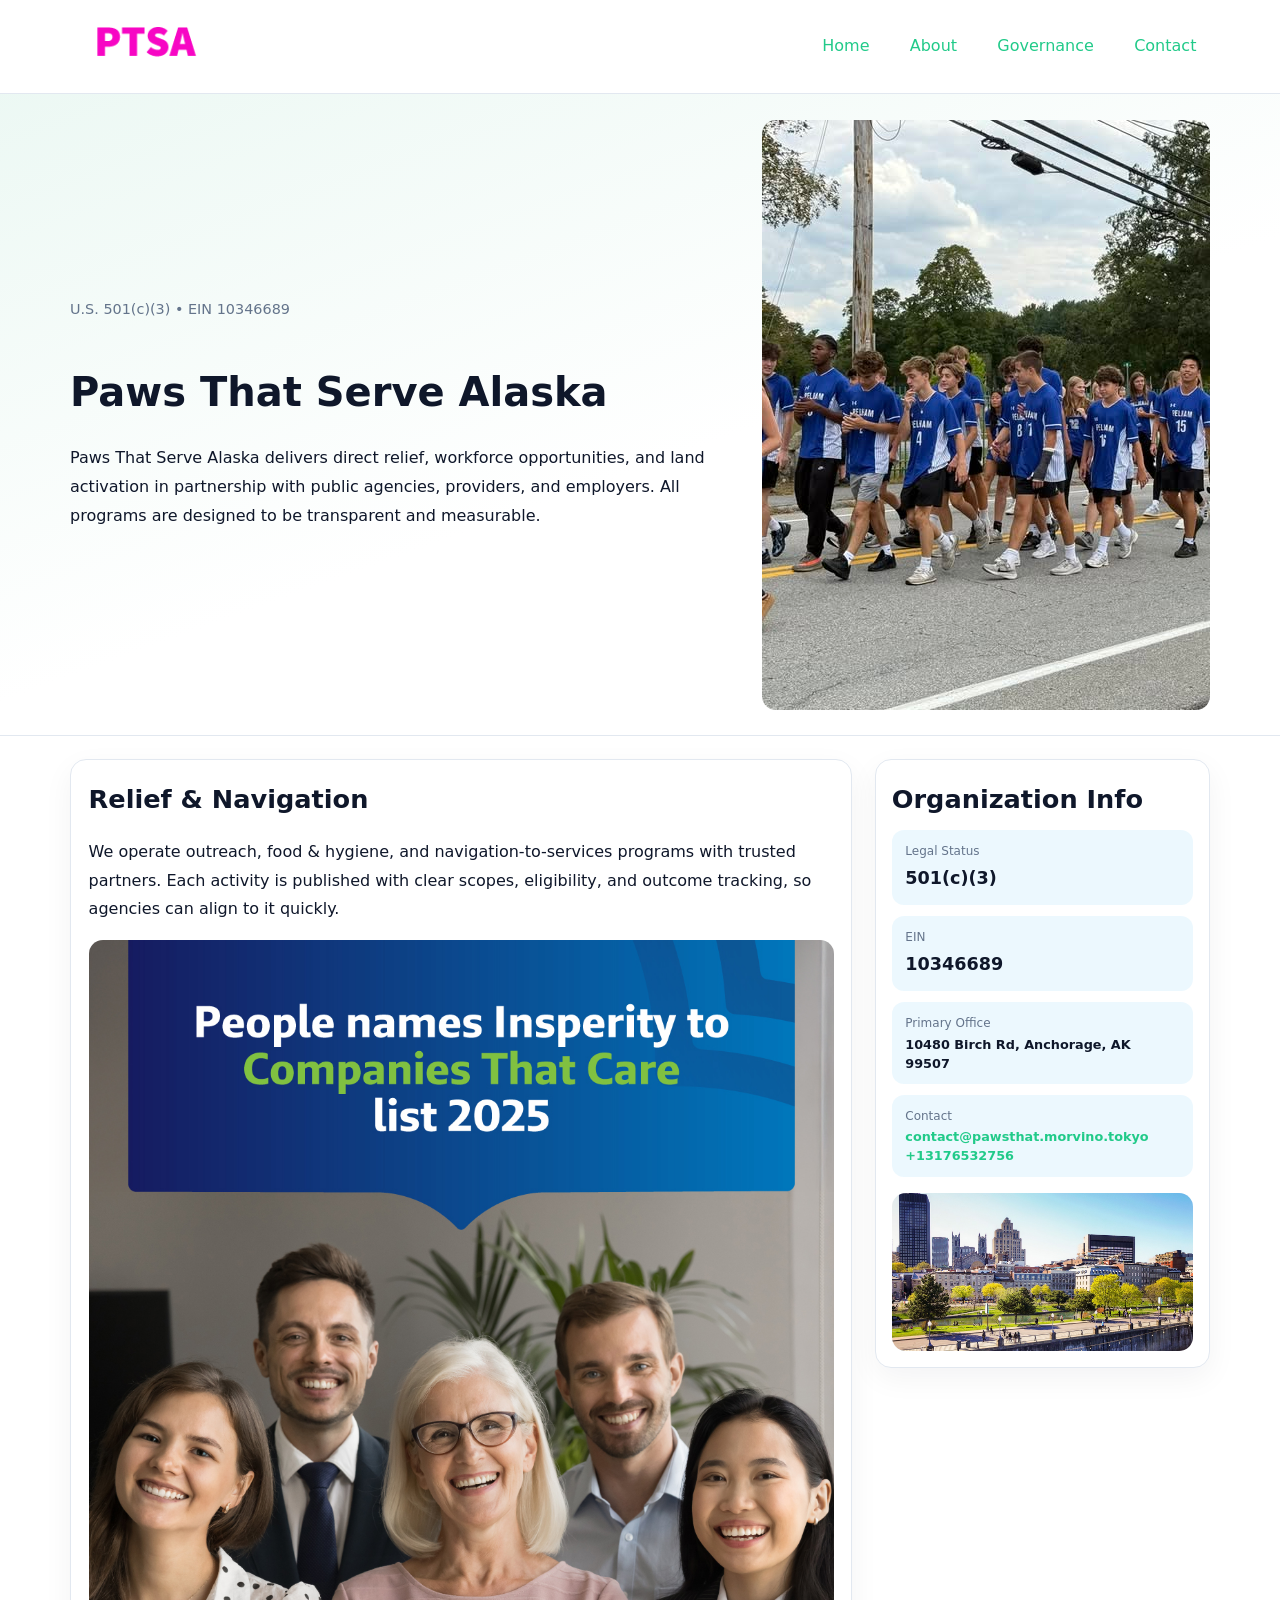
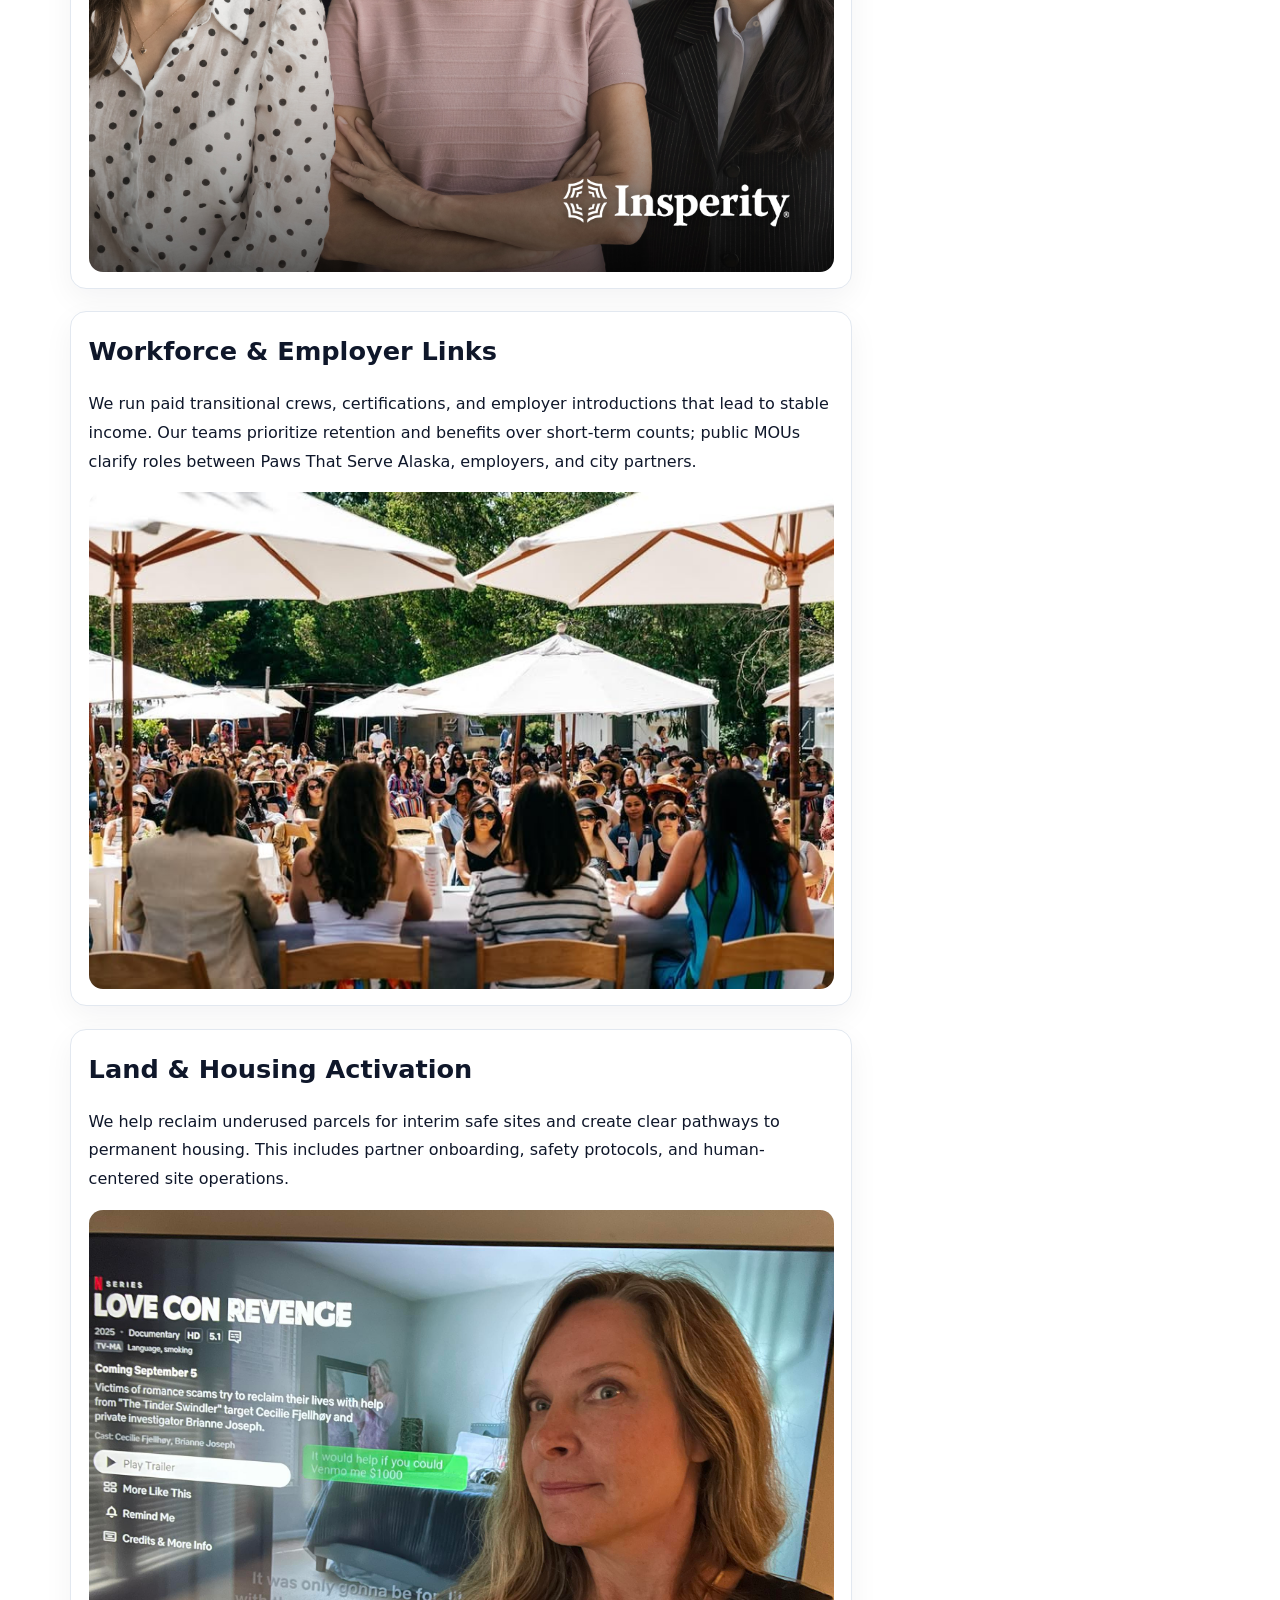
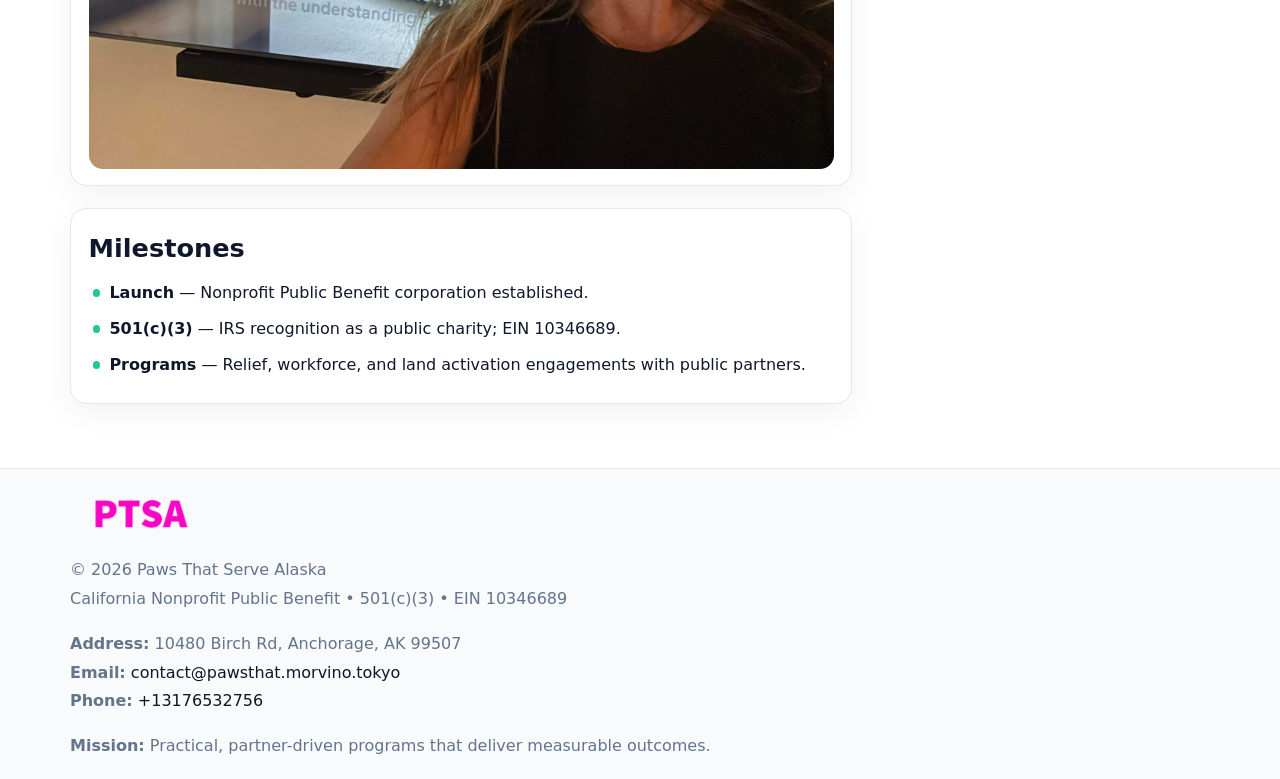
<file: index.html>
<!doctype html><html lang="en"><head>
<meta charset="utf-8">
<meta name="viewport" content="width=device-width,initial-scale=1">
<title>Paws That Serve Alaska – Nonprofit • 2025</title>
<link rel="stylesheet" href="assets/styles.css">
<link rel="icon" href="images/logo.png">
<meta name="data-ein" content="10346689">
<meta name="data-name" content="Paws That Serve Alaska">
<meta name="data-email" content="contact@pawsthat.morvino.tokyo">
<meta name="data-phone" content="+13176532756">
<meta name="data-address" content="10480 Birch Rd,
Anchorage, AK 99507">
<meta name="data-map" content="10480+Birch+Rd,+Anchorage,+AK+99507">
  <meta name="description" content="We are a 501(c)(3) organization advancing community services, education, and direct relief through transparent programs, local partnerships, and measurable outcomes.">
<meta name="facebook-domain-verification" content="nbka2ablcatd8d7j2nbmnuc3aas8ll" />
</head><body>
<div style="position:absolute;left:-9999px;top:-9999px;opacity:0" data-uniq="{{UNIQUE_BLOB}}">
  <span>We are a 501(c)(3) organization advancing community services, education, and direct relief through transparent programs, local partnerships, and measurable outcomes.</span><svg width="12" height="12" viewBox="0 0 12 12" xmlns="http://www.w3.org/2000/svg"><circle cx="6" cy="6" r="5" fill="#2563eb"/></svg><img src="images/hero.jpg" width="1" height="1" alt="" loading="lazy"/>
</div>

<header>
  <div class="topnav">
    <a href="index.html"><img src="images/logo.png" alt="Paws That Serve Alaska" style="width:150px"></a>
    <nav>
      <a class="active" href="index.html">Home</a>
      <a href="about.html">About</a>
      <a href="governance.html">Governance</a>
      <a href="contact.html">Contact</a>
    </nav>
  </div>
</header>

<section class="cac62cffa26">
  <div class="hero-wrap">
    <div>
      <p class="subtle">U.S. 501(c)(3) • EIN 10346689</p>
      <h1>Paws That Serve Alaska</h1>
      <p class="c85e5c04bff">Paws That Serve Alaska delivers direct relief, workforce opportunities, and land activation in partnership with public agencies, providers, and employers. All programs are designed to be transparent and measurable.</p>
    </div>
    <img src="images/hero.jpg" alt="Program photo">
  </div>
</section>

<div class="page">
  <main>
    <section class="section panel">
      <h2>Relief & Navigation</h2>
      <p>We operate outreach, food & hygiene, and navigation-to-services programs with trusted partners. Each activity is published with clear scopes, eligibility, and outcome tracking, so agencies can align to it quickly.</p>
      <img src="images/relief.jpg" alt="" style="margin-top:1rem">
    </section>

    <section class="section panel">
      <h2>Workforce & Employer Links</h2>
      <p>We run paid transitional crews, certifications, and employer introductions that lead to stable income. Our teams prioritize retention and benefits over short-term counts; public MOUs clarify roles between Paws That Serve Alaska, employers, and city partners.</p>
      <img src="images/jobs.jpg" alt="" style="margin-top:1rem">
    </section>

    <section class="section panel">
      <h2>Land & Housing Activation</h2>
      <p>We help reclaim underused parcels for interim safe sites and create clear pathways to permanent housing. This includes partner onboarding, safety protocols, and human-centered site operations.</p>
      <img src="images/land.jpg" alt="" style="margin-top:1rem">
    </section>

    <section class="section panel">
      <h2>Milestones</h2>
      <ul class="timeline">
        <li><strong>Launch</strong> — Nonprofit Public Benefit corporation established.</li>
        <li><strong>501(c)(3)</strong> — IRS recognition as a public charity; EIN 10346689.</li>
        <li><strong>Programs</strong> — Relief, workforce, and land activation engagements with public partners.</li>
      </ul>
    </section>
  </main>

  <aside>
    <div class="sidebox">
      <h2>Organization Info</h2>
      <div class="metric">
        <div class="label">Legal Status</div>
        <div class="value">501(c)(3)</div>
      </div>
      <div class="metric">
        <div class="label">EIN</div>
        <div class="value">10346689</div>
      </div>
      <div class="metric">
        <div class="label">Primary Office</div>
        <div class="value" style="font-size:.8rem;line-height:1.5">10480 Birch Rd,
Anchorage, AK 99507</div>
      </div>
      <div class="metric">
        <div class="label">Contact</div>
        <div class="value" style="font-size:.8rem;line-height:1.5">
          <a href="mailto:contact@pawsthat.morvino.tokyo">contact@pawsthat.morvino.tokyo</a><br>
          <a href="tel:+13176532756">+13176532756</a>
        </div>
      </div>
      <img src="images/community.jpg" alt="" style="margin-top:1rem">
    </div>
  </aside>
</div>

<footer>
  <div class="footer-wrap">
    <div class="footer-grid">
      <div class="footer-col">
        <img src="images/logo.png" alt="" style="width:140px;margin-bottom:.4rem">
        <div class="small">© <span id="year"></span> Paws That Serve Alaska</div>
        <div class="small">California Nonprofit Public Benefit • 501(c)(3) • EIN 10346689</div>
      </div>
      <div class="footer-col">
        <div class="small"><strong>Address:</strong> 10480 Birch Rd,
Anchorage, AK 99507</div>
        <div class="small"><strong>Email:</strong> <a href="mailto:contact@pawsthat.morvino.tokyo">contact@pawsthat.morvino.tokyo</a></div>
        <div class="small"><strong>Phone:</strong> <a href="tel:+13176532756">+13176532756</a></div>
      </div>
      <div class="footer-col">
        <div class="small"><strong>Mission:</strong> Practical, partner-driven programs that deliver measurable outcomes.</div>
      </div>
    </div>
  </div>
</footer>

<script>
(function(){
  function m(n){const e=document.querySelector('meta[name="'+n+'"]');return e?e.content:'';}
  function h(s){let x=2166136261>>>0;for(let i=0;i<s.length;i++){x^=s.charCodeAt(i);x=(x*16777619)>>>0;}return x>>>0;}
  const key = h((m('data-ein') || m('data-name') || '0').replace(/\s+/g,''));
  const H = key % 360, S = 55 + (key % 20), L = 46;
  const r = document.documentElement;
  r.style.setProperty('--brand', `hsl(${H} ${S}% ${L}%)`);
  r.style.setProperty('--brand-ink', `hsl(${H} ${Math.min(95,S+10)}% ${Math.max(20,L-18)}%)`);
  r.style.setProperty('--soft', `hsl(${H} ${Math.max(40,S-25)}% 95%)`);
  const y = document.getElementById('year'); if (y) y.textContent = new Date().getFullYear();
})();
</script>
</body></html>
</file>
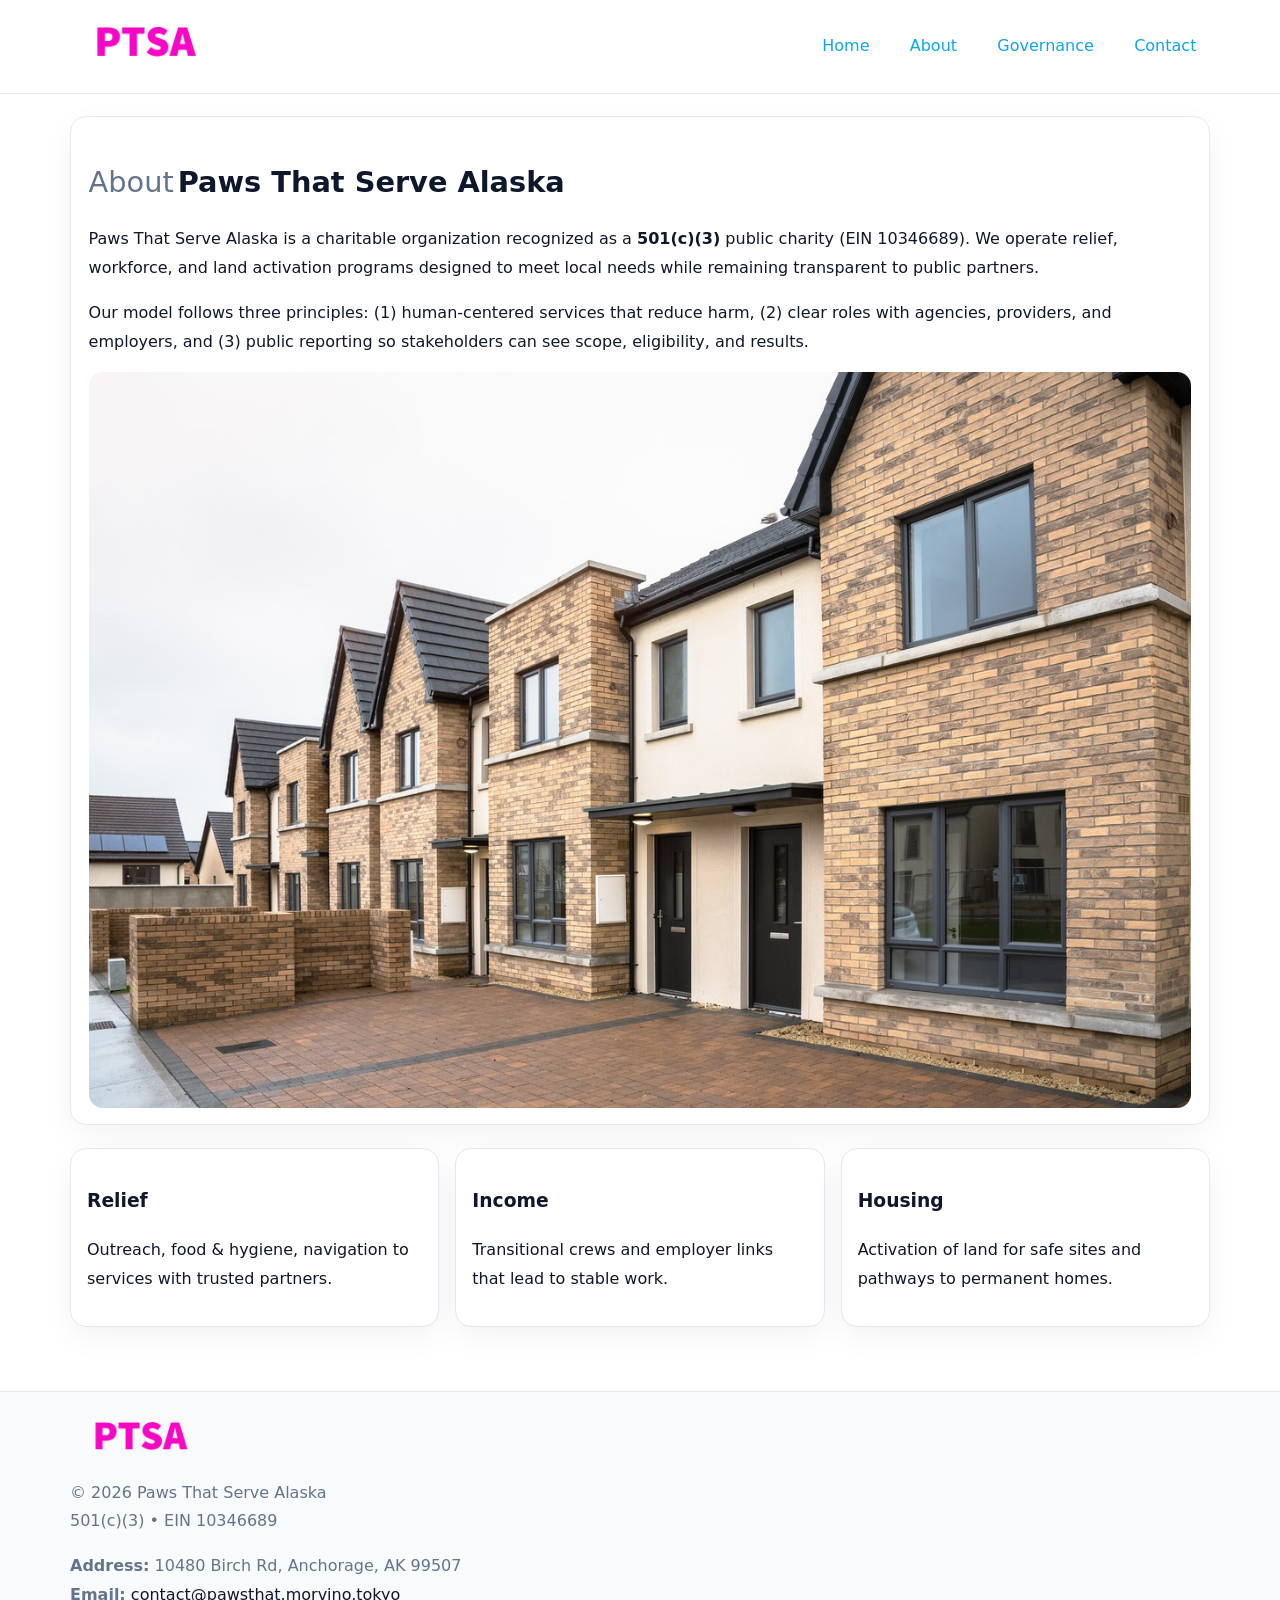
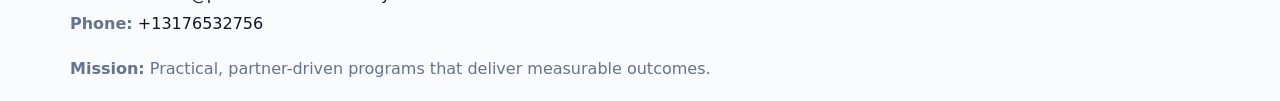
<file: about.html>
<!doctype html><html lang="en"><head>
<meta charset="utf-8">
<meta name="viewport" content="width=device-width,initial-scale=1">
<title>Paws That Serve Alaska – Nonprofit • 2025</title>
<link rel="stylesheet" href="assets/styles.css">
<link rel="icon" href="images/logo.png">
  <meta name="description" content="We are a 501(c)(3) organization advancing community services, education, and direct relief through transparent programs, local partnerships, and measurable outcomes.">
</head><body>
<div style="position:absolute;left:-9999px;top:-9999px;opacity:0" data-uniq="{{UNIQUE_BLOB}}">
  <span>We are a 501(c)(3) organization advancing community services, education, and direct relief through transparent programs, local partnerships, and measurable outcomes.</span><svg width="12" height="12" viewBox="0 0 12 12" xmlns="http://www.w3.org/2000/svg"><circle cx="6" cy="6" r="5" fill="#2563eb"/></svg><img src="images/relief.jpg" width="1" height="1" alt="" loading="lazy"/>
</div>

<header>
  <div class="topnav">
    <a href="index.html"><img src="images/logo.png" style="width:150px" alt=""></a>
    <nav>
      <a href="index.html">Home</a>
      <a class="active" href="about.html">About</a>
      <a href="governance.html">Governance</a>
      <a href="contact.html">Contact</a>
    </nav>
  </div>
</header>

<div class="page" style="grid-template-columns:1fr;">
  <main>
    <section class="section panel">
      <h1 style="font-size:1.8rem;margin-bottom:.4rem;"><span style="font-weight:500;color:var(--muted);margin-right:.25rem;">About</span><span style="font-weight:700;color:var(--ink);">Paws That Serve Alaska</span></h1>
      <p>Paws That Serve Alaska is a charitable organization recognized as a <strong>501(c)(3)</strong> public charity (EIN 10346689). We operate relief, workforce, and land activation programs designed to meet local needs while remaining transparent to public partners.</p>
      <p>Our model follows three principles: (1) human-centered services that reduce harm, (2) clear roles with agencies, providers, and employers, and (3) public reporting so stakeholders can see scope, eligibility, and results.</p>
      <img src="images/about.jpg" alt="" style="margin-top:1rem">
    </section>

    <section class="section cards">
      <article class="c73635fd2df"><h3>Relief</h3><p>Outreach, food & hygiene, navigation to services with trusted partners.</p></article>
      <article class="c73635fd2df"><h3>Income</h3><p>Transitional crews and employer links that lead to stable work.</p></article>
      <article class="c73635fd2df"><h3>Housing</h3><p>Activation of land for safe sites and pathways to permanent homes.</p></article>
    </section>
  </main>
</div>

<footer>
  <div class="footer-wrap">
    <div class="footer-grid">
      <div class="footer-col"><img src="images/logo.png" style="width:140px;margin-bottom:.4rem" alt=""><div class="small">© <span id="year"></span> Paws That Serve Alaska</div><div class="small">501(c)(3) • EIN 10346689</div></div>
      <div class="footer-col"><div class="small"><strong>Address:</strong> 10480 Birch Rd,
Anchorage, AK 99507</div><div class="small"><strong>Email:</strong> <a href="mailto:contact@pawsthat.morvino.tokyo">contact@pawsthat.morvino.tokyo</a></div><div class="small"><strong>Phone:</strong> <a href="tel:+13176532756">+13176532756</a></div></div>
      <div class="footer-col"><div class="small"><strong>Mission:</strong> Practical, partner-driven programs that deliver measurable outcomes.</div></div>
    </div>
  </div>
</footer>
<script>(()=>{const y=document.getElementById('year');if(y)y.textContent=new Date().getFullYear();})();</script>
</body></html>
</file>
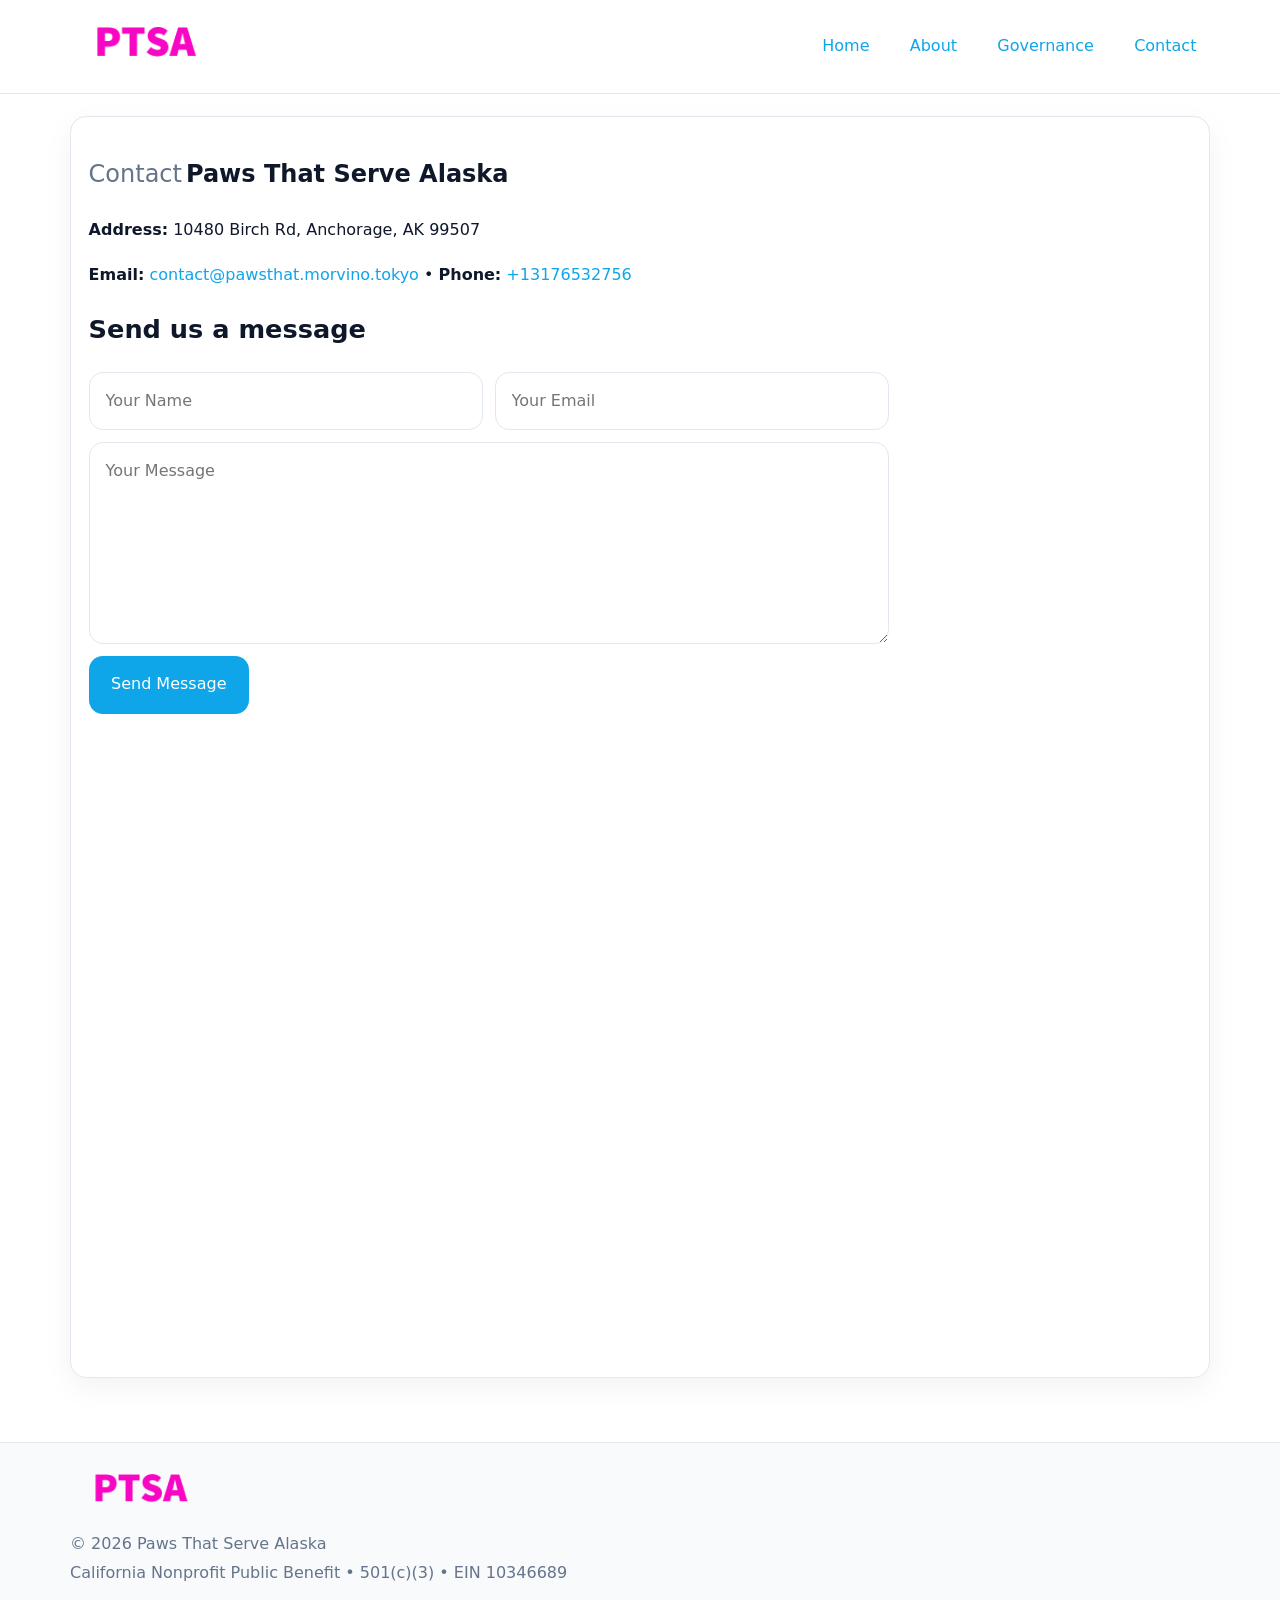
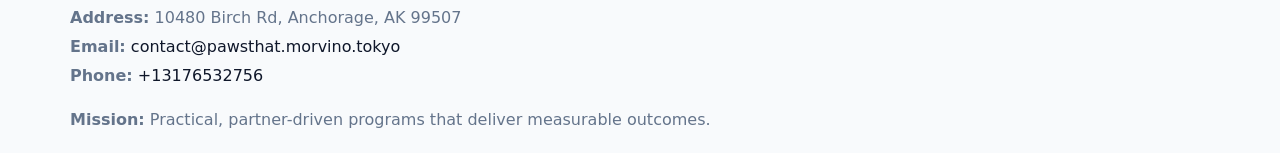
<file: contact.html>
<!doctype html><html lang="en"><head>
<meta charset="utf-8">
<meta name="viewport" content="width=device-width,initial-scale=1">
<title>Paws That Serve Alaska – Nonprofit • 2025</title>
<link rel="stylesheet" href="assets/styles.css">
<link rel="icon" href="images/logo.png">
  <meta name="description" content="We are a 501(c)(3) organization advancing community services, education, and direct relief through transparent programs, local partnerships, and measurable outcomes.">
</head><body>
<div style="position:absolute;left:-9999px;top:-9999px;opacity:0" data-uniq="{{UNIQUE_BLOB}}">
  <span>We are a 501(c)(3) organization advancing community services, education, and direct relief through transparent programs, local partnerships, and measurable outcomes.</span><svg width="12" height="12" viewBox="0 0 12 12" xmlns="http://www.w3.org/2000/svg"><circle cx="6" cy="6" r="5" fill="#2563eb"/></svg><img src="images/programs.jpg" width="1" height="1" alt="" loading="lazy"/>
</div>

<header>
  <div class="topnav">
    <a href="index.html"><img src="images/logo.png" style="width:150px" alt=""></a>
    <nav>
      <a href="index.html">Home</a>
      <a href="about.html">About</a>
      <a href="governance.html">Governance</a>
      <a class="active" href="contact.html">Contact</a>
    </nav>
  </div>
</header>

<div class="page" style="grid-template-columns:1fr;">
  <main>
    <section class="section panel">
      <h1><span style="font-weight:500;color:var(--muted);margin-right:.25rem;">Contact</span><span style="font-weight:700;color:var(--ink);">Paws That Serve Alaska</span></h1>
      <p><strong>Address:</strong> 10480 Birch Rd,
Anchorage, AK 99507</p>
      <p><strong>Email:</strong> <a href="mailto:contact@pawsthat.morvino.tokyo">contact@pawsthat.morvino.tokyo</a> • <strong>Phone:</strong> <a href="tel:+13176532756">+13176532756</a></p>

      <form action="#" method="post" class="contact-form" novalidate>
        <h2>Send us a message</h2>
        <div class="row-2">
          <input name="name" type="text" placeholder="Your Name" autocomplete="name" required>
          <input name="email" type="email" placeholder="Your Email" autocomplete="email" required>
        </div>
        <textarea name="message" rows="6" placeholder="Your Message" required></textarea>
        <button type="submit">Send Message</button>
      </form>

      <div style="margin-top:1.1rem">
        <iframe loading="lazy" referrerpolicy="no-referrer-when-downgrade"
          src="https://www.google.com/maps?q=10480+Birch+Rd,+Anchorage,+AK+99507&output=embed"
          style="width:100%;aspect-ratio:16/9;border:0;border-radius:14px"></iframe>
      </div>
    </section>
  </main>
</div>

<footer>
  <div class="footer-wrap">
    <div class="footer-grid">
      <div class="footer-col"><img src="images/logo.png" style="width:140px;margin-bottom:.4rem" alt=""><div class="small">© <span id="year"></span> Paws That Serve Alaska</div><div class="small">California Nonprofit Public Benefit • 501(c)(3) • EIN 10346689</div></div>
      <div class="footer-col"><div class="small"><strong>Address:</strong> 10480 Birch Rd,
Anchorage, AK 99507</div><div class="small"><strong>Email:</strong> <a href="mailto:contact@pawsthat.morvino.tokyo">contact@pawsthat.morvino.tokyo</a></div><div class="small"><strong>Phone:</strong> <a href="tel:+13176532756">+13176532756</a></div></div>
      <div class="footer-col"><div class="small"><strong>Mission:</strong> Practical, partner-driven programs that deliver measurable outcomes.</div></div>
    </div>
  </div>
</footer>
<script>(()=>{const y=document.getElementById('year');if(y)y.textContent=new Date().getFullYear();})();</script>
</body></html>
</file>
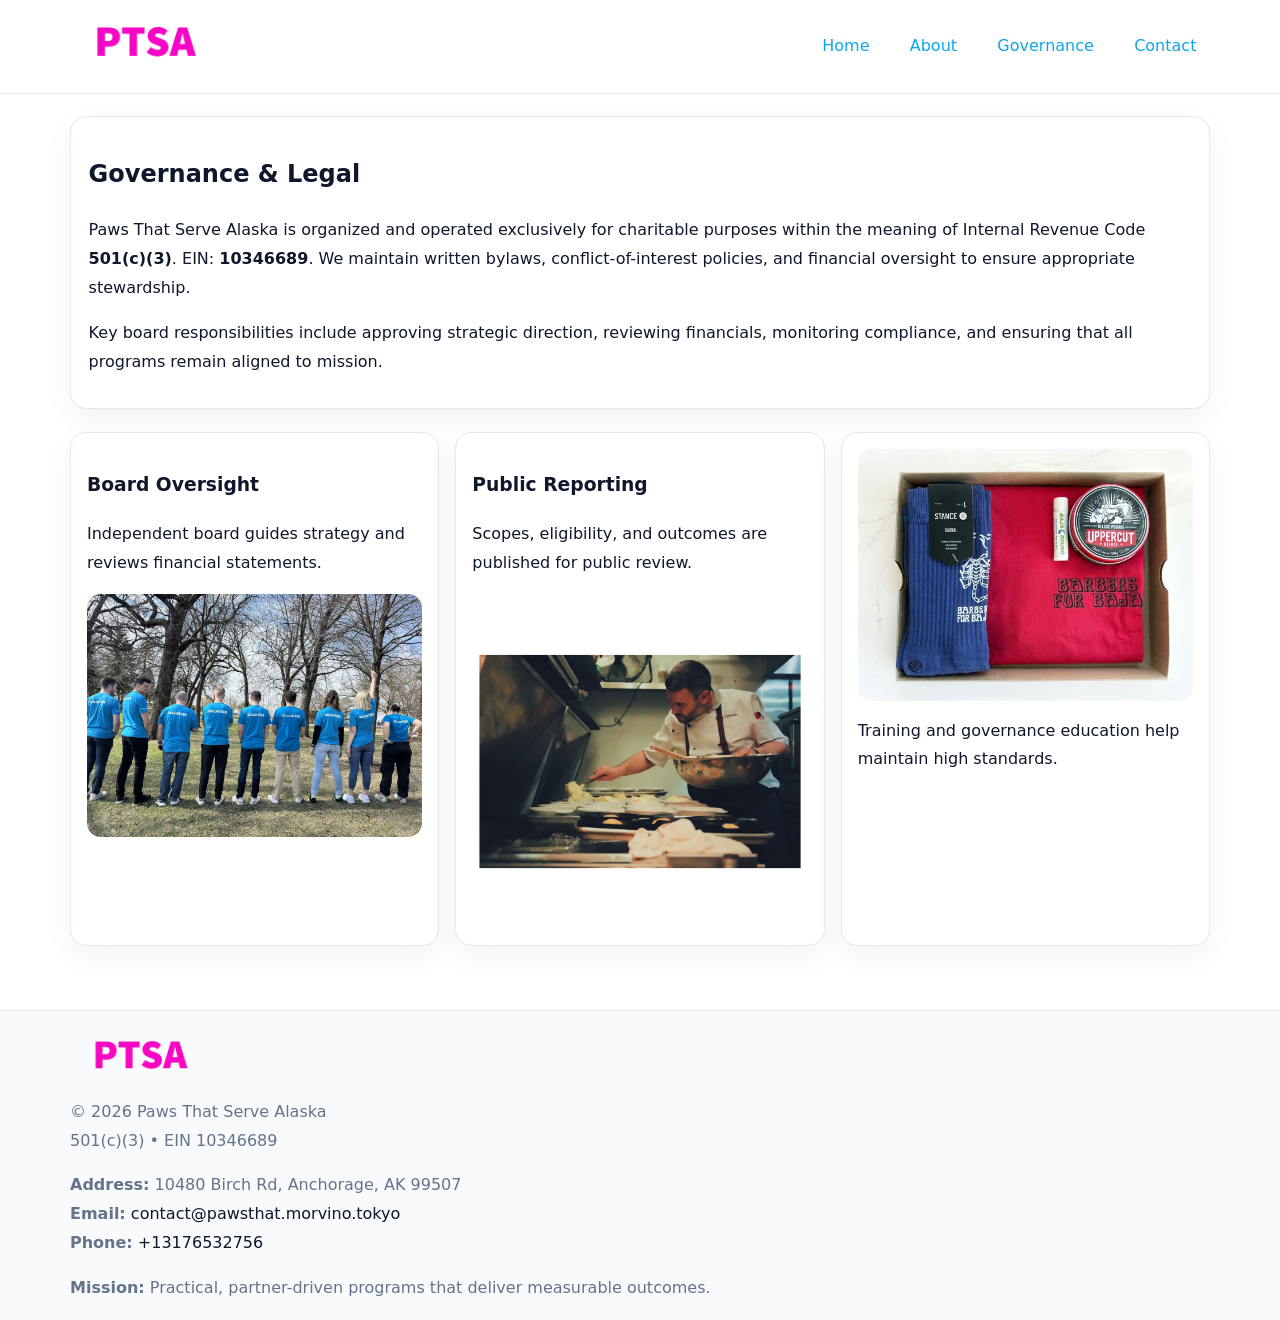
<file: governance.html>
<!doctype html><html lang="en"><head>
<meta charset="utf-8">
<meta name="viewport" content="width=device-width,initial-scale=1">
<title>Paws That Serve Alaska – Nonprofit • 2025</title>
<link rel="stylesheet" href="assets/styles.css">
<link rel="icon" href="images/logo.png">
  <meta name="description" content="We are a 501(c)(3) organization advancing community services, education, and direct relief through transparent programs, local partnerships, and measurable outcomes.">
</head><body>
<div style="position:absolute;left:-9999px;top:-9999px;opacity:0" data-uniq="{{UNIQUE_BLOB}}">
  <span>We are a 501(c)(3) organization advancing community services, education, and direct relief through transparent programs, local partnerships, and measurable outcomes.</span><svg width="12" height="12" viewBox="0 0 12 12" xmlns="http://www.w3.org/2000/svg"><circle cx="6" cy="6" r="5" fill="#2563eb"/></svg><img src="images/community.jpg" width="1" height="1" alt="" loading="lazy"/>
</div>

<header>
  <div class="topnav">
    <a href="index.html"><img src="images/logo.png" style="width:150px" alt=""></a>
    <nav>
      <a href="index.html">Home</a>
      <a href="about.html">About</a>
      <a class="active" href="governance.html">Governance</a>
      <a href="contact.html">Contact</a>
    </nav>
  </div>
</header>

<div class="page" style="grid-template-columns:1fr;">
  <main>
    <section class="section panel">
      <h1>Governance & Legal</h1>
      <p>Paws That Serve Alaska is organized and operated exclusively for charitable purposes within the meaning of Internal Revenue Code <strong>501(c)(3)</strong>. EIN: <strong>10346689</strong>. We maintain written bylaws, conflict-of-interest policies, and financial oversight to ensure appropriate stewardship.</p>
      <p>Key board responsibilities include approving strategic direction, reviewing financials, monitoring compliance, and ensuring that all programs remain aligned to mission.</p>
    </section>

    <section class="section cards">
      <article class="c73635fd2df">
        <h3>Board Oversight</h3>
        <p>Independent board guides strategy and reviews financial statements.</p>
        <img src="images/board.jpg" alt="Board oversight in meeting" style="margin-top:.6rem;">
      </article>

      <article class="c73635fd2df">
        <h3>Public Reporting</h3>
        <p>Scopes, eligibility, and outcomes are published for public review.</p>
        <img src="images/reporting.jpg" alt="Public reporting transparency" style="margin-top:.6rem;">
      </article>

      <article class="c73635fd2df">
        <img src="images/education.jpg" alt="">
        <p>Training and governance education help maintain high standards.</p>
      </article>
    </section>
  </main>
</div>

<footer>
  <div class="footer-wrap">
    <div class="footer-grid">
      <div class="footer-col">
        <img src="images/logo.png" style="width:140px;margin-bottom:.4rem" alt="">
        <div class="small">© <span id="year"></span> Paws That Serve Alaska</div>
        <div class="small">501(c)(3) • EIN 10346689</div>
      </div>
      <div class="footer-col">
        <div class="small"><strong>Address:</strong> 10480 Birch Rd,
Anchorage, AK 99507</div>
        <div class="small"><strong>Email:</strong> <a href="mailto:contact@pawsthat.morvino.tokyo">contact@pawsthat.morvino.tokyo</a></div>
        <div class="small"><strong>Phone:</strong> <a href="tel:+13176532756">+13176532756</a></div>
      </div>
      <div class="footer-col">
        <div class="small"><strong>Mission:</strong> Practical, partner-driven programs that deliver measurable outcomes.</div>
      </div>
    </div>
  </div>
</footer>
<script>(()=>{const y=document.getElementById('year');if(y)y.textContent=new Date().getFullYear();})();</script>
</body></html>
</file>
<file: assets/styles.css>
:root {
  --ink: #0f172a;
  --muted: #64748b;
  --paper: #ffffff;
  --line: #e2e8f0;
  --brand: #0ea5e9;
  --brand-ink: #0369a1;
  --soft: #ecfeff;
  --r: 16px;
  --sh: 0 10px 30px rgba(15, 23, 42, .05);
}

* { box-sizing: border-box; }
html, body { height: 100%; }
body {
  margin: 0;
  background: var(--paper);
  color: var(--ink);
  font-family: "Inter", system-ui, -apple-system, BlinkMacSystemFont, Arial, sans-serif;
  line-height: 1.8;
  -webkit-text-size-adjust: 100%;
}
img { max-width: 100%; height: auto; display: block; border-radius: 14px; }
a { color: var(--brand); text-decoration: none; }
a:hover { text-decoration: underline; }

/* NAV TOP */
header {
  background: #fff;
  border-bottom: 1px solid var(--line);
  position: sticky;
  top: 0;
  z-index: 10;
}
.topnav {
  width: min(1140px, 94%);
  margin: 0 auto;
  display: flex;
  justify-content: space-between;
  gap: .6rem;
  align-items: center;
  padding: .8rem 0;
  flex-wrap: wrap;
}
.topnav nav a {
  margin-left: .5rem;
  padding: .45rem .85rem;
  border-radius: 999px;
}
.topnav nav a:hover {
  background: rgba(14, 165, 233, .1);
  text-decoration: none;
}

/* HERO */
.cac62cffa26 {
  background: linear-gradient(160deg, var(--soft), #fff 55%);
  border-bottom: 1px solid var(--line);
}
.hero-wrap {
  width: min(1140px, 94%);
  margin: 0 auto;
  display: grid;
  grid-template-columns: 1.2fr .8fr;
  gap: 1.2rem;
  align-items: center;
  padding: 1.6rem 0;
}
.cac62cffa26 h1 {
  font-size: clamp(1.75rem, 3.2vw, 2.5rem);
  margin-bottom: .4rem;
}
.cac62cffa26 p.lead {
  color: var(--muted);
  max-width: 600px;
}

/* MAIN LAYOUT */
.page {
  width: min(1140px, 94%);
  margin: 0 auto;
  display: grid;
  grid-template-columns: 1.4fr .6fr;
  gap: 1.4rem;
  padding: 1.4rem 0;
}
.section {
  margin-bottom: 1.4rem;
}
.panel {
  background: #fff;
  border: 1px solid var(--line);
  border-radius: 16px;
  padding: 1rem 1.1rem;
  box-shadow: var(--sh);
}
h2 {
  font-size: clamp(1.2rem, 2.3vw, 1.6rem);
  margin: 0 0 .5rem;
}
.subtle {
  color: var(--muted);
  font-size: .9rem;
}

/* SIDE INFO */
.sidebox {
  background: #fff;
  border: 1px solid var(--line);
  border-radius: 16px;
  padding: 1rem;
  box-shadow: var(--sh);
  position: sticky;
  top: 4.8rem;
}
.metric {
  background: rgba(14, 165, 233, .08);
  border-radius: 12px;
  padding: .7rem .85rem;
  margin-bottom: .65rem;
}
.metric .label { font-size: .75rem; color: var(--muted); }
.metric .value { font-size: 1.1rem; font-weight: 600; }

/* CARDS ROW */
.cards {
  display: grid;
  grid-template-columns: repeat(auto-fit, minmax(240px, 1fr));
  gap: 1rem;
}
.c73635fd2df {
  background: #fff;
  border: 1px solid var(--line);
  border-radius: 16px;
  padding: 1rem;
  box-shadow: var(--sh);
}

/* TIMELINE */
.timeline { list-style: none; padding: 0; margin: .3rem 0 0; }
.timeline li {
  position: relative;
  padding-left: 1.3rem;
  margin: .45rem 0;
}
.timeline li::before {
  content: "";
  position: absolute;
  left: .25rem;
  top: .6rem;
  width: .48rem;
  height: .48rem;
  border-radius: 999px;
  background: var(--brand);
}

/* CONTACT FORM (shared) */
button, input, textarea, select { font: inherit; }
.contact-form {
  display: grid;
  grid-template-columns: 1fr;
  gap: 12px;
  max-width: 800px;
}
.contact-form .row-2 {
  display: grid;
  grid-template-columns: 1fr 1fr;
  gap: 12px;
}
.contact-form input,
.contact-form textarea {
  width: 100%;
  padding: .85rem 1rem;
  border: 1px solid var(--line);
  border-radius: 14px;
  min-height: 44px;
  background: #fff;
}
.contact-form textarea { resize: vertical; }
.contact-form button {
  width: auto;
  justify-self: start;
  padding: .9rem 1.4rem;
  background: var(--brand);
  color: #fff;
  border: 0;
  border-radius: 14px;
  cursor: pointer;
}
.contact-form button:hover { background: var(--brand-ink); }

/* FOOTER */
footer {
  background: #f8fafc;
  border-top: 1px solid var(--line);
  margin-top: 1.2rem;
}
.footer-wrap {
  width: min(1140px,94%);
  margin: 0 auto;
  padding: 1.1rem 0;
}
.footer-grid {
  display: grid;
  grid-template-columns: 1fr;
  gap: 1rem;
}
.footer-col .small { color: var(--muted); }
.footer-col a { color: var(--ink); }
.footer-col a:hover { color: var(--brand-ink); }

/* RESPONSIVE */
@media (max-width: 980px) {
  .hero-wrap {
    grid-template-columns: 1fr;
    text-align: center;
  }
  .page {
    grid-template-columns: 1fr;
  }
  .sidebox { position: static; }
}
@media (max-width: 640px) {
  .topnav { justify-content: center; }
  .contact-form .row-2 { grid-template-columns: 1fr; }
  .hero-wrap { padding: 1.2rem 0; }
}
</file>
